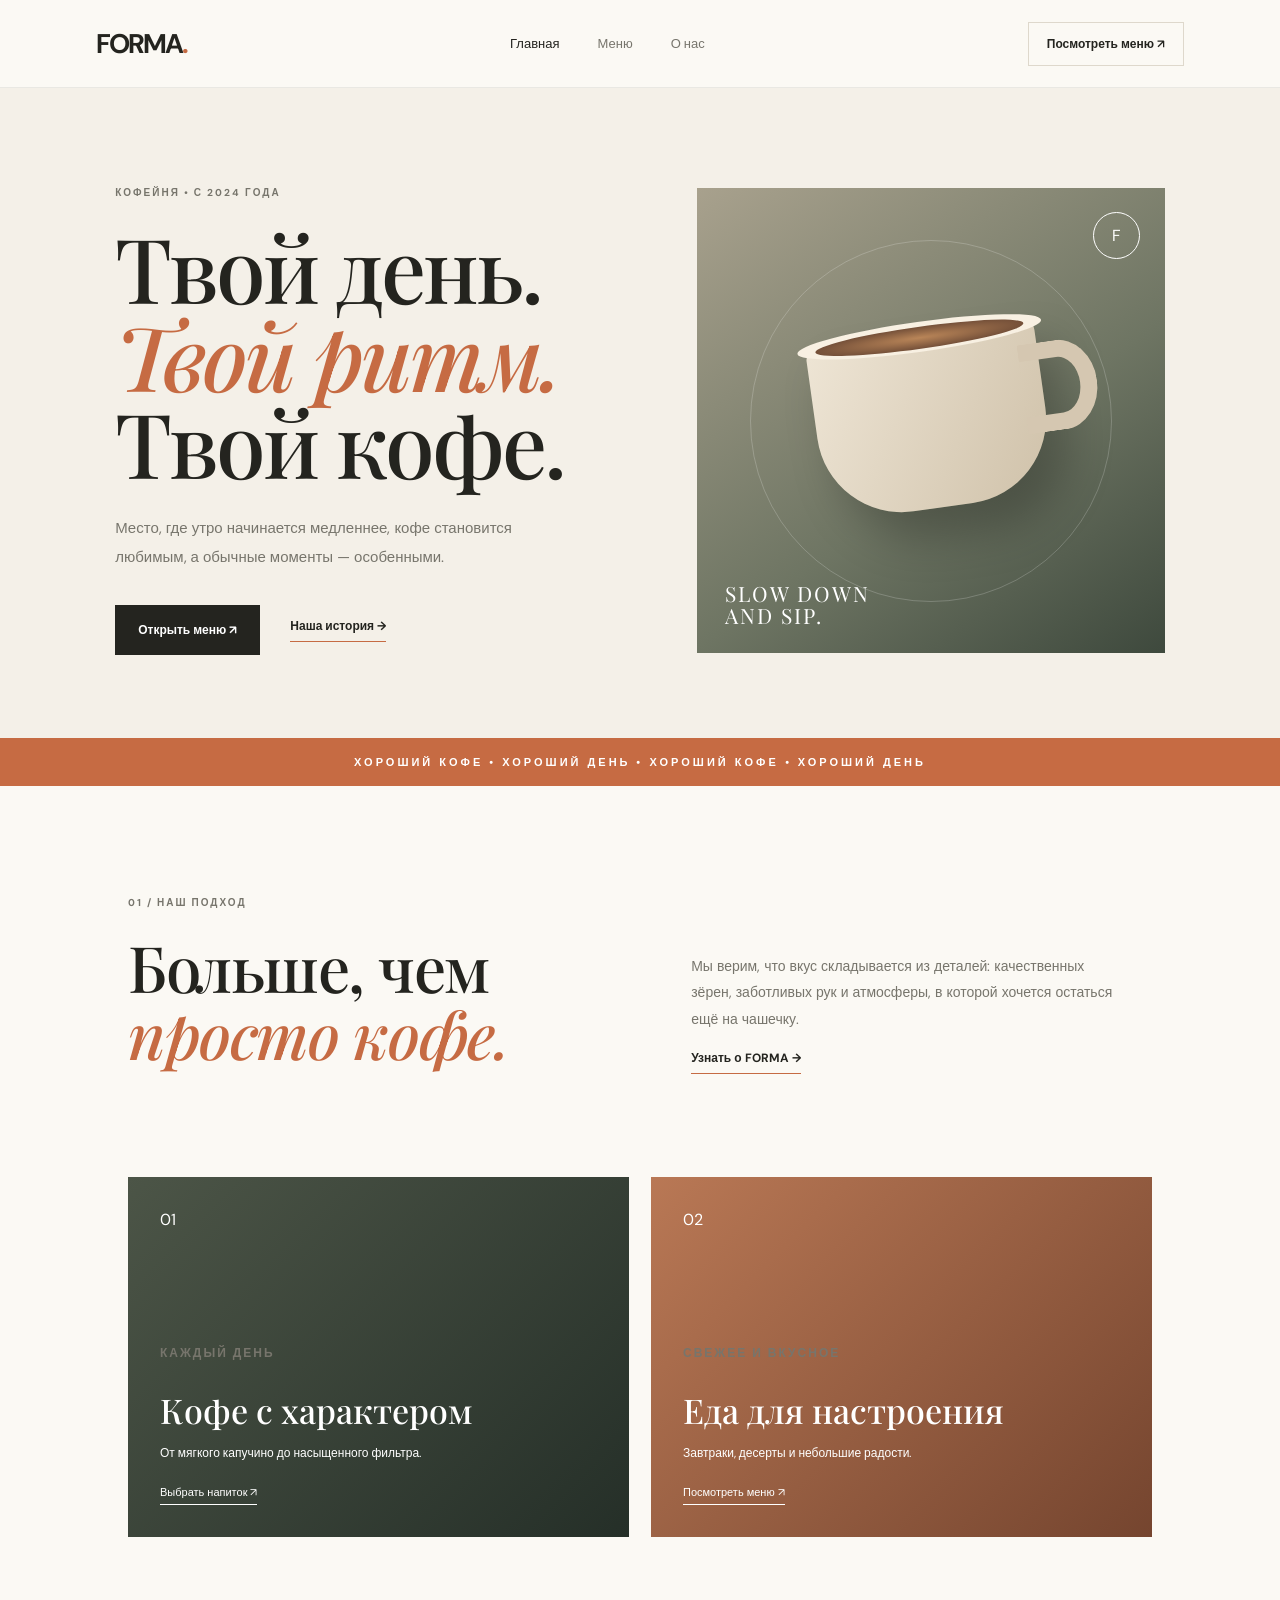
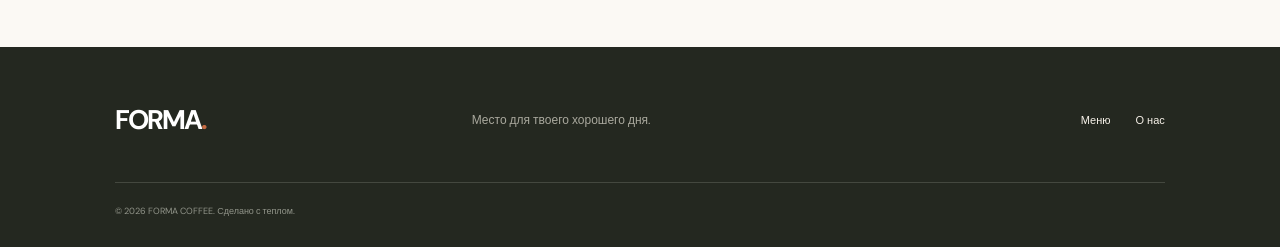
<file: index.html>
<!doctype html>
<html lang="ru">
  <head>
    <meta charset="UTF-8" />
    <meta name="viewport" content="width=device-width, initial-scale=1.0" />
    <title>FORMA — кофейня</title>
    <link rel="stylesheet" href="style.css" />
  </head>
  <body>
    <header class="header">
      <a class="logo" href="index.html">FORMA<span>.</span></a>

      <nav class="nav">
        <a class="nav__link nav__link--active" href="index.html">Главная</a>
        <a class="nav__link" href="menu.html">Меню</a>
        <a class="nav__link" href="about.html">О нас</a>
      </nav>

      <a class="header__button" href="menu.html">Посмотреть меню ↗</a>
    </header>

    <main>
      <section class="hero">
        <div class="hero__content">
          <p class="eyebrow">КОФЕЙНЯ • С 2024 ГОДА</p>

          <h1>
            Твой день.<br />
            <em>Твой ритм.</em><br />
            Твой кофе.
          </h1>

          <p class="hero__text">
            Место, где утро начинается медленнее, кофе становится любимым, а
            обычные моменты — особенными.
          </p>

          <div class="hero__actions">
            <a class="button button--dark" href="menu.html">Открыть меню ↗</a>
            <a class="text-link" href="about.html">Наша история →</a>
          </div>
        </div>

        <div class="hero__visual">
          <div class="hero__image">
            <div class="coffee-cup">
              <div class="coffee-cup__coffee"></div>
              <div class="coffee-cup__handle"></div>
            </div>

            <div class="image-label">SLOW DOWN<br />AND SIP.</div>
            <div class="image-stamp">F</div>
          </div>
        </div>
      </section>

      <section class="ticker">
        ХОРОШИЙ КОФЕ • ХОРОШИЙ ДЕНЬ • ХОРОШИЙ КОФЕ • ХОРОШИЙ ДЕНЬ
      </section>

      <section class="section intro">
        <div>
          <p class="eyebrow">01 / НАШ ПОДХОД</p>
          <h2>Больше, чем<br /><em>просто кофе.</em></h2>
        </div>

        <div class="intro__right">
          <p>
            Мы верим, что вкус складывается из деталей: качественных зёрен,
            заботливых рук и атмосферы, в которой хочется остаться ещё на
            чашечку.
          </p>
          <a class="text-link" href="about.html">Узнать о FORMA →</a>
        </div>
      </section>

      <section class="feature">
        <div class="feature__card feature__card--coffee">
          <span>01</span>
          <div>
            <p class="eyebrow">КАЖДЫЙ ДЕНЬ</p>
            <h3>Кофе с характером</h3>
            <p>От мягкого капучино до насыщенного фильтра.</p>
            <a href="menu.html">Выбрать напиток ↗</a>
          </div>
        </div>

        <div class="feature__card feature__card--food">
          <span>02</span>
          <div>
            <p class="eyebrow">СВЕЖЕЕ И ВКУСНОЕ</p>
            <h3>Еда для настроения</h3>
            <p>Завтраки, десерты и небольшие радости.</p>
            <a href="menu.html">Посмотреть меню ↗</a>
          </div>
        </div>
      </section>
    </main>

    <footer class="footer">
      <a class="logo logo--light" href="index.html">FORMA<span>.</span></a>
      <p>Место для твоего хорошего дня.</p>

      <div class="footer__links">
        <a href="menu.html">Меню</a>
        <a href="about.html">О нас</a>
      </div>

      <small>© 2026 FORMA COFFEE. Сделано с теплом.</small>
    </footer>
  </body>
</html>
</file>
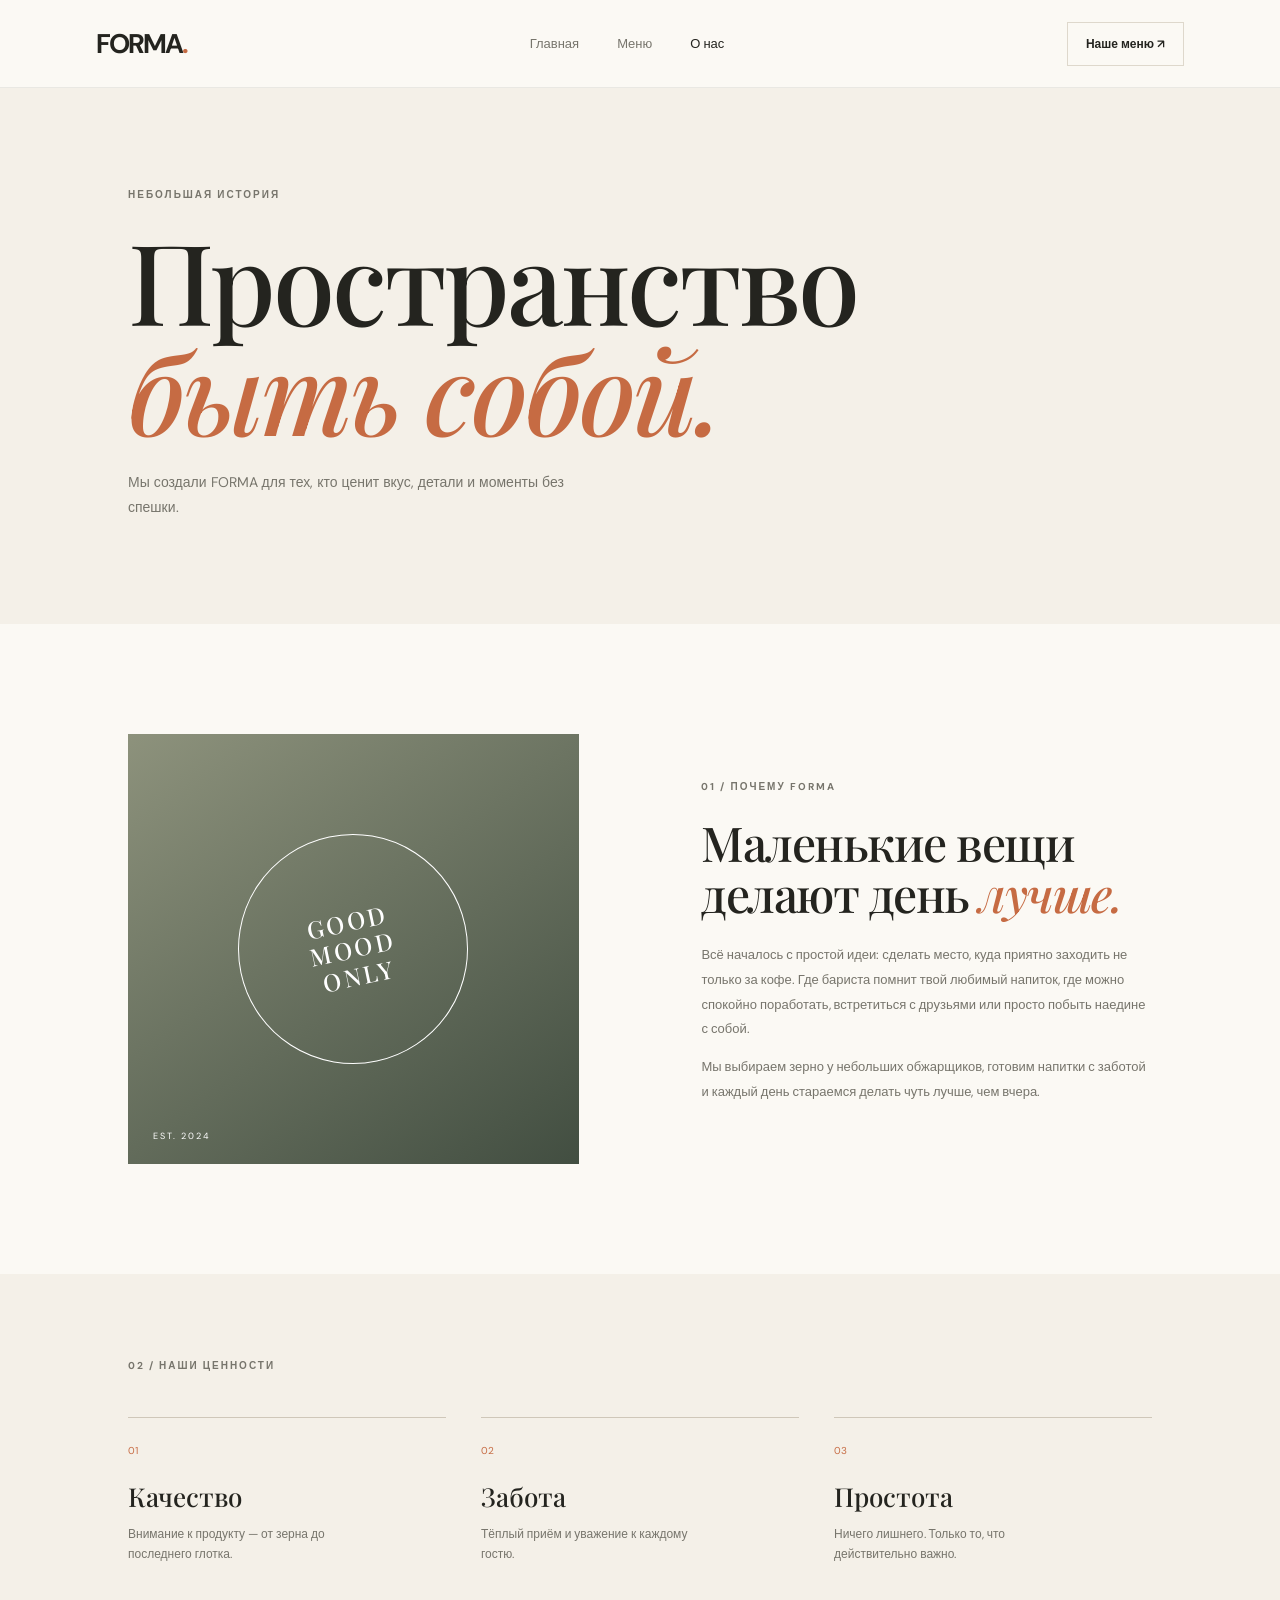
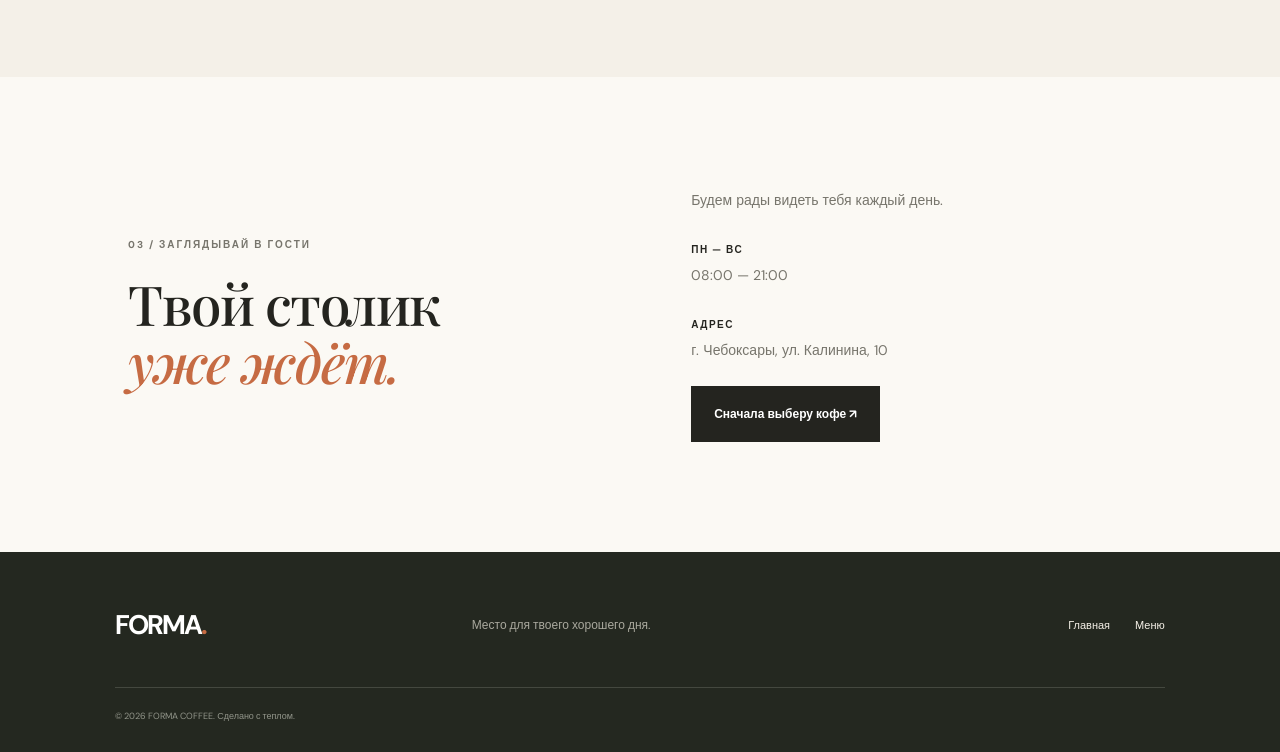
<file: about.html>
<!doctype html>
<html lang="ru">
  <head>
    <meta charset="UTF-8" />
    <meta name="viewport" content="width=device-width, initial-scale=1.0" />
    <title>О нас — FORMA</title>
    <link rel="stylesheet" href="style.css" />
  </head>
  <body>
    <header class="header">
      <a class="logo" href="index.html">FORMA<span>.</span></a>

      <nav class="nav">
        <a class="nav__link" href="index.html">Главная</a>
        <a class="nav__link" href="menu.html">Меню</a>
        <a class="nav__link nav__link--active" href="about.html">О нас</a>
      </nav>

      <a class="header__button" href="menu.html">Наше меню ↗</a>
    </header>

    <main>
      <section class="page-hero">
        <p class="eyebrow">НЕБОЛЬШАЯ ИСТОРИЯ</p>
        <h1>Пространство<br /><em>быть собой.</em></h1>
        <p>
          Мы создали FORMA для тех, кто ценит вкус, детали и моменты без спешки.
        </p>
      </section>

      <section class="about-story section">
        <div class="about-story__visual">
          <div class="about-circle">GOOD<br />MOOD<br />ONLY</div>
          <span>EST. 2024</span>
        </div>

        <div class="about-story__text">
          <p class="eyebrow">01 / ПОЧЕМУ FORMA</p>

          <h2>Маленькие вещи<br />делают день <em>лучше.</em></h2>

          <p>
            Всё началось с простой идеи: сделать место, куда приятно заходить не
            только за кофе. Где бариста помнит твой любимый напиток, где можно
            спокойно поработать, встретиться с друзьями или просто побыть
            наедине с собой.
          </p>

          <p>
            Мы выбираем зерно у небольших обжарщиков, готовим напитки с заботой
            и каждый день стараемся делать чуть лучше, чем вчера.
          </p>
        </div>
      </section>

      <section class="values">
        <p class="eyebrow">02 / НАШИ ЦЕННОСТИ</p>

        <div class="values__grid">
          <article>
            <span>01</span>
            <h3>Качество</h3>
            <p>Внимание к продукту — от зерна до последнего глотка.</p>
          </article>

          <article>
            <span>02</span>
            <h3>Забота</h3>
            <p>Тёплый приём и уважение к каждому гостю.</p>
          </article>

          <article>
            <span>03</span>
            <h3>Простота</h3>
            <p>Ничего лишнего. Только то, что действительно важно.</p>
          </article>
        </div>
      </section>

      <section class="visit section">
        <div>
          <p class="eyebrow">03 / ЗАГЛЯДЫВАЙ В ГОСТИ</p>
          <h2>Твой столик<br /><em>уже ждёт.</em></h2>
        </div>

        <div class="visit__details">
          <p>Будем рады видеть тебя каждый день.</p>

          <p>
            <strong>ПН — ВС</strong><br />
            08:00 — 21:00
          </p>

          <p>
            <strong>АДРЕС</strong><br />
            г. Чебоксары, ул. Калинина, 10
          </p>

          <a class="button button--dark" href="menu.html">
            Сначала выберу кофе ↗
          </a>
        </div>
      </section>
    </main>

    <footer class="footer">
      <a class="logo logo--light" href="index.html">FORMA<span>.</span></a>
      <p>Место для твоего хорошего дня.</p>

      <div class="footer__links">
        <a href="index.html">Главная</a>
        <a href="menu.html">Меню</a>
      </div>

      <small>© 2026 FORMA COFFEE. Сделано с теплом.</small>
    </footer>
  </body>
</html>
</file>
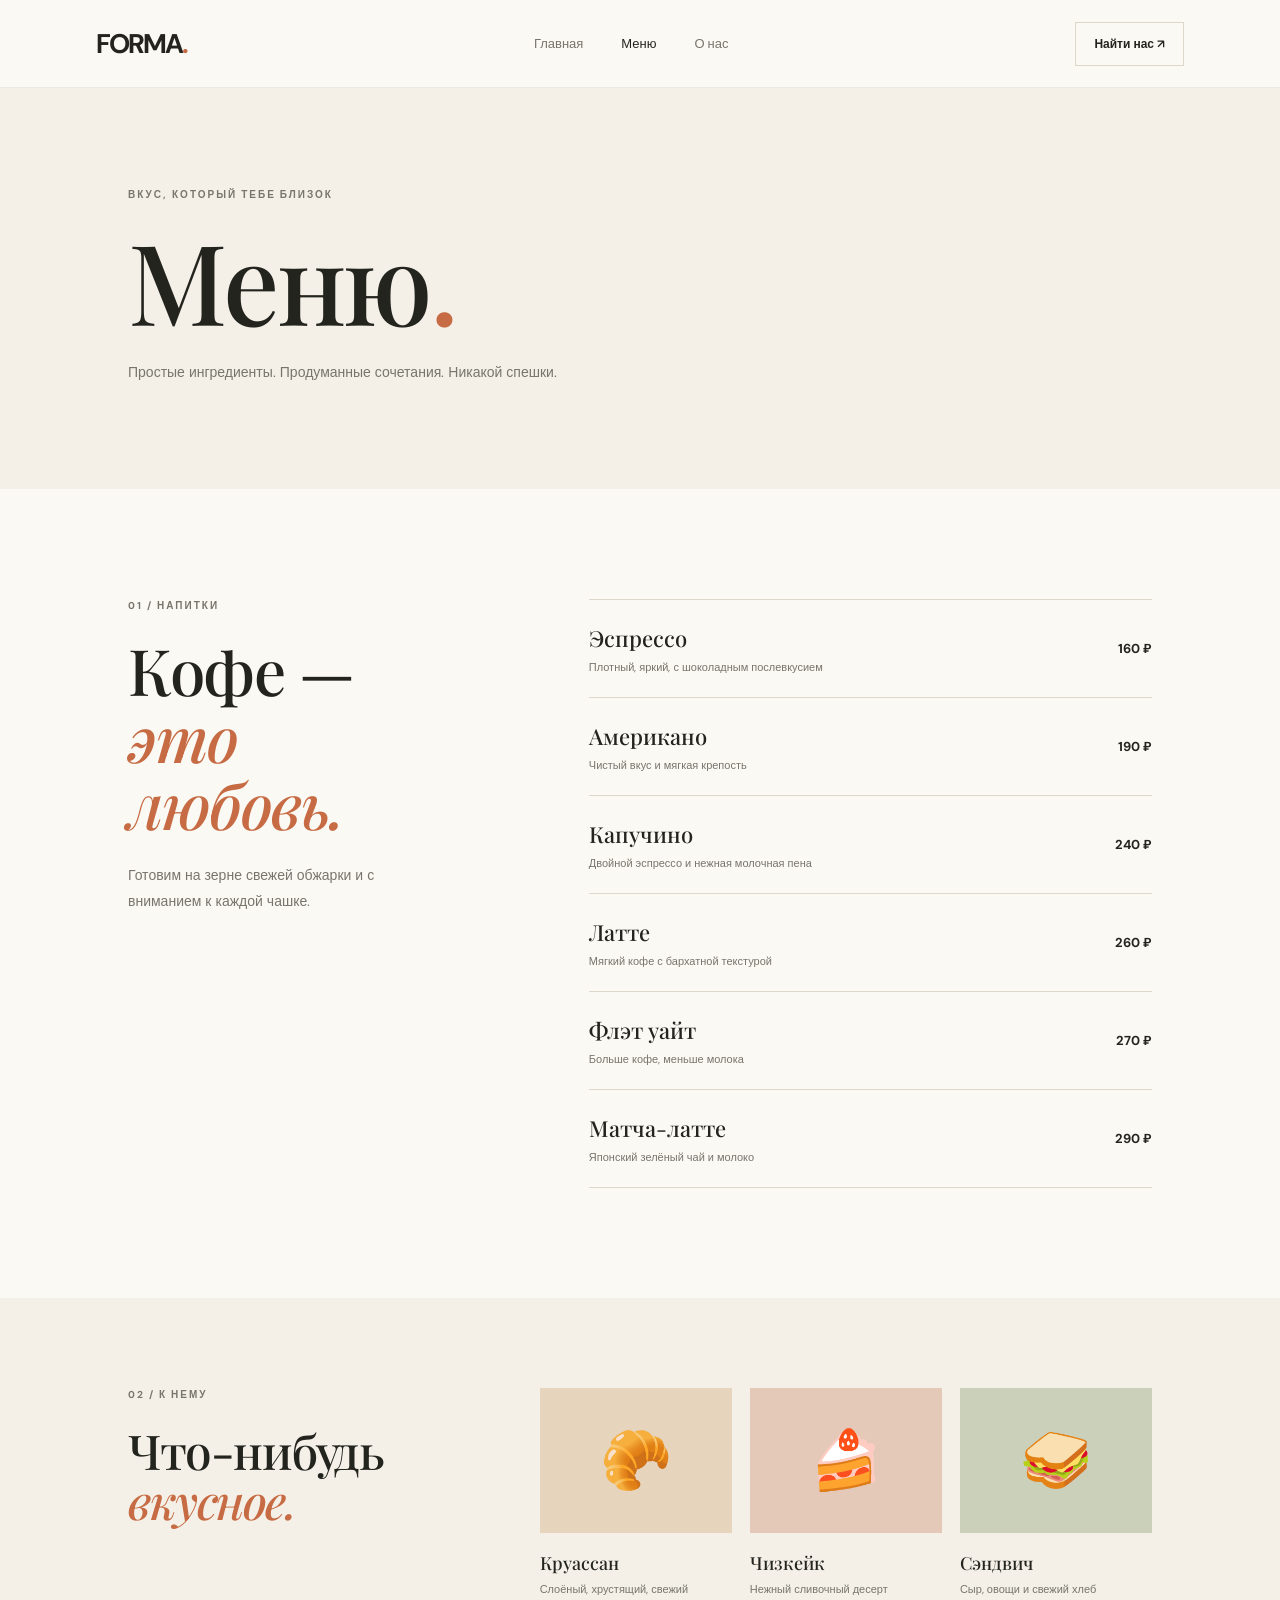
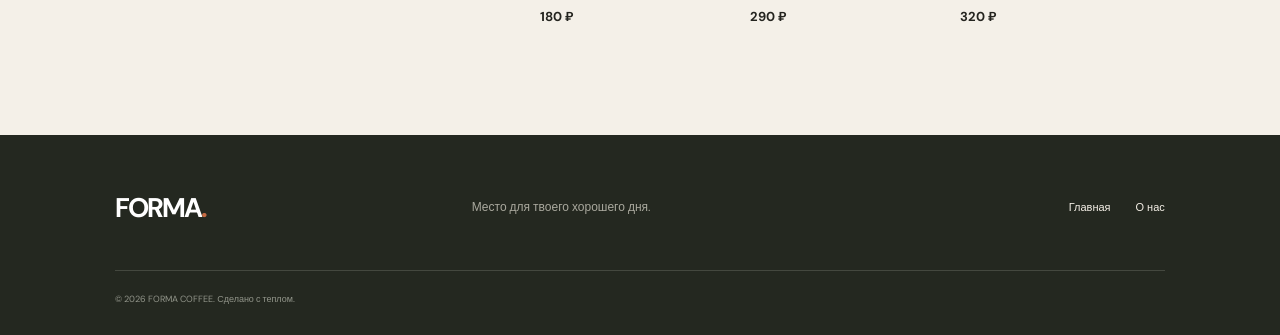
<file: menu.html>
<!doctype html>
<html lang="ru">
  <head>
    <meta charset="UTF-8" />
    <meta name="viewport" content="width=device-width, initial-scale=1.0" />
    <title>Меню — FORMA</title>
    <link rel="stylesheet" href="style.css" />
  </head>
  <body>
    <header class="header">
      <a class="logo" href="index.html">FORMA<span>.</span></a>

      <nav class="nav">
        <a class="nav__link" href="index.html">Главная</a>
        <a class="nav__link nav__link--active" href="menu.html">Меню</a>
        <a class="nav__link" href="about.html">О нас</a>
      </nav>

      <a class="header__button" href="about.html">Найти нас ↗</a>
    </header>

    <main>
      <section class="page-hero">
        <p class="eyebrow">ВКУС, КОТОРЫЙ ТЕБЕ БЛИЗОК</p>
        <h1>Меню<span>.</span></h1>
        <p>Простые ингредиенты. Продуманные сочетания. Никакой спешки.</p>
      </section>

      <section class="menu-layout section">
        <div class="menu-intro">
          <p class="eyebrow">01 / НАПИТКИ</p>
          <h2>Кофе —<br /><em>это любовь.</em></h2>
          <p>Готовим на зерне свежей обжарки и с вниманием к каждой чашке.</p>
        </div>

        <div class="menu-list">
          <article class="menu-item">
            <div>
              <h3>Эспрессо</h3>
              <p>Плотный, яркий, с шоколадным послевкусием</p>
            </div>
            <strong>160 ₽</strong>
          </article>

          <article class="menu-item">
            <div>
              <h3>Американо</h3>
              <p>Чистый вкус и мягкая крепость</p>
            </div>
            <strong>190 ₽</strong>
          </article>

          <article class="menu-item">
            <div>
              <h3>Капучино</h3>
              <p>Двойной эспрессо и нежная молочная пена</p>
            </div>
            <strong>240 ₽</strong>
          </article>

          <article class="menu-item">
            <div>
              <h3>Латте</h3>
              <p>Мягкий кофе с бархатной текстурой</p>
            </div>
            <strong>260 ₽</strong>
          </article>

          <article class="menu-item">
            <div>
              <h3>Флэт уайт</h3>
              <p>Больше кофе, меньше молока</p>
            </div>
            <strong>270 ₽</strong>
          </article>

          <article class="menu-item">
            <div>
              <h3>Матча-латте</h3>
              <p>Японский зелёный чай и молоко</p>
            </div>
            <strong>290 ₽</strong>
          </article>
        </div>
      </section>

      <section class="menu-food">
        <div>
          <p class="eyebrow">02 / К НЕМУ</p>
          <h2>Что-нибудь<br /><em>вкусное.</em></h2>
        </div>

        <div class="food-grid">
          <article class="food-card">
            <div class="food-card__visual">🥐</div>
            <h3>Круассан</h3>
            <p>Слоёный, хрустящий, свежий</p>
            <strong>180 ₽</strong>
          </article>

          <article class="food-card">
            <div class="food-card__visual">🍰</div>
            <h3>Чизкейк</h3>
            <p>Нежный сливочный десерт</p>
            <strong>290 ₽</strong>
          </article>

          <article class="food-card">
            <div class="food-card__visual">🥪</div>
            <h3>Сэндвич</h3>
            <p>Сыр, овощи и свежий хлеб</p>
            <strong>320 ₽</strong>
          </article>
        </div>
      </section>
    </main>

    <footer class="footer">
      <a class="logo logo--light" href="index.html">FORMA<span>.</span></a>
      <p>Место для твоего хорошего дня.</p>

      <div class="footer__links">
        <a href="index.html">Главная</a>
        <a href="about.html">О нас</a>
      </div>

      <small>© 2026 FORMA COFFEE. Сделано с теплом.</small>
    </footer>
  </body>
</html>
</file>
<file: style.css>
@import url("https://fonts.googleapis.com/css2?family=DM+Sans:wght@400;500;600;700&family=Playfair+Display:ital,wght@0,500;0,600;0,700;1,500;1,600&display=swap");

:root {
  --cream: #f4f0e8;
  --paper: #fbf9f4;
  --ink: #24241f;
  --muted: #77756c;
  --orange: #c66b43;
  --line: #ded8cc;
}

* {
  box-sizing: border-box;
}

html {
  scroll-behavior: smooth;
}

body {
  margin: 0;
  background: var(--paper);
  color: var(--ink);
  font-family: "DM Sans", Arial, sans-serif;
}

a {
  color: inherit;
  text-decoration: none;
}

.header {
  height: 88px;
  padding: 0 7.5%;
  display: flex;
  align-items: center;
  justify-content: space-between;
  background: var(--paper);
  border-bottom: 1px solid rgba(36, 36, 31, 0.08);
}

.logo {
  font-size: 27px;
  font-weight: 700;
  letter-spacing: -2px;
}

.logo span {
  color: var(--orange);
}

.nav {
  display: flex;
  gap: 38px;
}

.nav__link {
  font-size: 13px;
  color: var(--muted);
  transition: 0.2s;
}

.nav__link:hover,
.nav__link--active {
  color: var(--ink);
}

.header__button {
  font-size: 12px;
  font-weight: 600;
  border: 1px solid var(--line);
  padding: 13px 18px;
}

.hero {
  min-height: 650px;
  padding: 80px 9% 65px;
  display: grid;
  grid-template-columns: 1fr 0.92fr;
  gap: 7%;
  align-items: center;
  background: var(--cream);
}

.eyebrow {
  font-size: 10px;
  letter-spacing: 2px;
  font-weight: 700;
  color: var(--muted);
  margin: 0 0 24px;
}

h1,
h2,
h3,
p {
  margin-top: 0;
}

.hero h1,
.page-hero h1 {
  font-family: "Playfair Display", Georgia, serif;
  font-size: clamp(58px, 7vw, 98px);
  line-height: 0.98;
  letter-spacing: -3px;
  font-weight: 500;
  margin: 0 0 28px;
}

h1 em,
h2 em {
  font-weight: 500;
  color: var(--orange);
}

.hero__text {
  max-width: 420px;
  color: var(--muted);
  font-size: 15px;
  line-height: 1.9;
}

.hero__actions {
  display: flex;
  align-items: center;
  gap: 30px;
  margin-top: 34px;
}

.button {
  display: inline-block;
  padding: 17px 23px;
  font-size: 12px;
  font-weight: 700;
  transition: 0.2s;
}

.button--dark {
  background: var(--ink);
  color: white;
}

.button--dark:hover {
  background: var(--orange);
  transform: translateY(-2px);
}

.text-link {
  font-size: 12px;
  font-weight: 700;
  border-bottom: 1px solid var(--orange);
  padding-bottom: 7px;
}

.hero__visual {
  position: relative;
  max-width: 510px;
  width: 100%;
  justify-self: end;
}

.hero__image {
  height: 465px;
  background: linear-gradient(145deg, #a8a18d, #6e7563 58%, #3e493d);
  position: relative;
  overflow: hidden;
  display: flex;
  align-items: center;
  justify-content: center;
}

.hero__image:before {
  content: "";
  position: absolute;
  width: 360px;
  height: 360px;
  border: 1px solid rgba(255, 255, 255, 0.2);
  border-radius: 50%;
}

.coffee-cup {
  width: 230px;
  height: 175px;
  background: linear-gradient(120deg, #eee5d5, #cfc1a9);
  border-radius: 12px 12px 85px 85px;
  position: relative;
  box-shadow: 18px 28px 45px rgba(0, 0, 0, 0.25);
  transform: rotate(-8deg);
  z-index: 1;
}

.coffee-cup:before {
  content: "";
  position: absolute;
  left: -8px;
  right: -8px;
  top: -12px;
  height: 30px;
  background: #f8f0e2;
  border-radius: 50%;
}

.coffee-cup__coffee {
  position: absolute;
  top: -7px;
  left: 10px;
  right: 10px;
  height: 22px;
  border-radius: 50%;
  background: radial-gradient(ellipse, #b98558, #583a2c);
}

.coffee-cup__handle {
  position: absolute;
  width: 75px;
  height: 90px;
  border: 17px solid #d5c7b1;
  border-left: 0;
  border-radius: 0 50% 50% 0;
  right: -55px;
  top: 25px;
}

.image-label {
  position: absolute;
  bottom: 27px;
  left: 28px;
  color: white;
  font-family: "Playfair Display", serif;
  font-size: 21px;
  line-height: 1.05;
  letter-spacing: 2px;
}

.image-stamp {
  position: absolute;
  right: 25px;
  top: 24px;
  color: white;
  border: 1px solid white;
  border-radius: 50%;
  width: 47px;
  height: 47px;
  text-align: center;
  padding-top: 12px;
}

.ticker {
  background: var(--orange);
  color: white;
  padding: 17px 0;
  text-align: center;
  font-size: 11px;
  letter-spacing: 3px;
  font-weight: 700;
}

.section {
  padding: 110px 10%;
}

.intro {
  display: grid;
  grid-template-columns: 1fr 1fr;
  gap: 10%;
  align-items: end;
}

.intro h2,
.menu-intro h2,
.about-story h2,
.visit h2,
.menu-food h2 {
  font-family: "Playfair Display", serif;
  font-size: clamp(42px, 5vw, 64px);
  line-height: 1.05;
  font-weight: 500;
  letter-spacing: -1.5px;
  margin: 0;
}

.intro__right {
  max-width: 430px;
}

.intro__right p,
.menu-intro > p:last-child,
.about-story__text > p:not(.eyebrow),
.visit__details {
  font-size: 14px;
  line-height: 1.9;
  color: var(--muted);
}

.feature {
  padding: 0 10% 110px;
  display: grid;
  grid-template-columns: 1fr 1fr;
  gap: 22px;
}

.feature__card {
  min-height: 360px;
  padding: 32px;
  display: flex;
  flex-direction: column;
  justify-content: space-between;
  position: relative;
  overflow: hidden;
  color: white;
}

.feature__card--coffee {
  background: linear-gradient(135deg, #4c5547, #252f28);
}

.feature__card--food {
  background: linear-gradient(135deg, #b97855, #75452f);
}

.feature__card h3 {
  font:
    500 34px "Playfair Display",
    serif;
  margin-bottom: 10px;
}

.feature__card p {
  font-size: 12px;
  line-height: 1.7;
}

.feature__card a {
  font-size: 11px;
  border-bottom: 1px solid white;
  padding-bottom: 5px;
  display: inline-block;
  margin-top: 10px;
}

.footer {
  background: #242820;
  color: #f5f0e7;
  padding: 55px 9% 30px;
  display: grid;
  grid-template-columns: 1fr 1fr 1fr;
  align-items: center;
  gap: 20px;
}

.logo--light {
  color: white;
}

.footer > p {
  font-size: 12px;
  color: #aaa99e;
  margin: 0;
}

.footer__links {
  display: flex;
  justify-content: flex-end;
  gap: 25px;
  font-size: 11px;
}

.footer small {
  grid-column: 1 / -1;
  border-top: 1px solid #44483f;
  padding-top: 22px;
  margin-top: 25px;
  color: #92958a;
  font-size: 9px;
}

/* СТРАНИЦА МЕНЮ */

.page-hero {
  padding: 100px 10% 90px;
  background: var(--cream);
}

.page-hero h1 {
  font-size: clamp(68px, 9vw, 112px);
  margin-bottom: 25px;
}

.page-hero h1 span {
  color: var(--orange);
}

.page-hero > p:last-child {
  max-width: 440px;
  color: var(--muted);
  line-height: 1.8;
  font-size: 14px;
}

.menu-layout {
  display: grid;
  grid-template-columns: 0.75fr 1.25fr;
  gap: 12%;
}

.menu-intro > p:last-child {
  max-width: 280px;
  margin-top: 24px;
}

.menu-list {
  border-top: 1px solid var(--line);
}

.menu-item {
  display: flex;
  justify-content: space-between;
  gap: 20px;
  padding: 23px 0;
  border-bottom: 1px solid var(--line);
  align-items: center;
}

.menu-item h3,
.food-card h3 {
  font:
    500 22px "Playfair Display",
    serif;
  margin-bottom: 7px;
}

.menu-item p,
.food-card p {
  font-size: 11px;
  color: var(--muted);
  margin: 0;
}

.menu-item strong,
.food-card strong {
  font-size: 13px;
  white-space: nowrap;
}

.menu-food {
  background: var(--cream);
  padding: 90px 10% 110px;
  display: grid;
  grid-template-columns: 0.7fr 1.3fr;
  gap: 8%;
}

.menu-food h2 {
  font-size: 48px;
}

.food-grid {
  display: grid;
  grid-template-columns: repeat(3, 1fr);
  gap: 18px;
}

.food-card__visual {
  height: 145px;
  display: grid;
  place-items: center;
  font-size: 58px;
  margin-bottom: 18px;
  background: #e6d4bd;
}

.food-card:nth-child(2) .food-card__visual {
  background: #e4c8b8;
}

.food-card:nth-child(3) .food-card__visual {
  background: #cbd0bb;
}

.food-card h3 {
  font-size: 18px;
}

.food-card strong {
  display: block;
  margin-top: 12px;
}

/* СТРАНИЦА О НАС */

.about-story {
  display: grid;
  grid-template-columns: 1fr 1fr;
  gap: 12%;
  align-items: center;
}

.about-story__visual {
  height: 430px;
  background: linear-gradient(145deg, #8d927c, #424e41);
  display: grid;
  place-items: center;
  position: relative;
  color: white;
}

.about-circle {
  width: 230px;
  height: 230px;
  border: 1px solid white;
  border-radius: 50%;
  display: grid;
  place-content: center;
  text-align: center;
  font:
    500 24px/1.15 "Playfair Display",
    serif;
  letter-spacing: 3px;
  transform: rotate(-12deg);
}

.about-story__visual > span {
  position: absolute;
  bottom: 22px;
  left: 25px;
  font-size: 9px;
  letter-spacing: 2px;
}

.about-story h2 {
  font-size: 48px;
  margin-bottom: 25px;
}

.about-story__text > p:not(.eyebrow) {
  font-size: 13px;
}

.values {
  background: var(--cream);
  padding: 85px 10% 100px;
}

.values__grid {
  display: grid;
  grid-template-columns: repeat(3, 1fr);
  gap: 35px;
  margin-top: 45px;
}

.values__grid article {
  border-top: 1px solid #cfc7b9;
  padding-top: 20px;
}

.values__grid span {
  font-size: 10px;
  color: var(--orange);
}

.values__grid h3 {
  font:
    500 26px "Playfair Display",
    serif;
  margin: 20px 0 10px;
}

.values__grid p {
  font-size: 12px;
  line-height: 1.7;
  color: var(--muted);
  max-width: 240px;
}

.visit {
  display: grid;
  grid-template-columns: 1fr 1fr;
  gap: 10%;
  align-items: center;
}

.visit h2 {
  font-size: 55px;
}

.visit__details p {
  margin-bottom: 22px;
}

.visit__details strong {
  font-size: 10px;
  letter-spacing: 1.5px;
  color: var(--ink);
}

/* АДАПТАЦИЯ ДЛЯ ПЛАНШЕТОВ */

@media (max-width: 800px) {
  .header {
    height: auto;
    min-height: 75px;
    padding: 18px 5%;
    flex-wrap: wrap;
    gap: 16px;
  }

  .nav {
    order: 3;
    width: 100%;
    justify-content: center;
    gap: 28px;
  }

  .hero {
    grid-template-columns: 1fr;
    padding: 65px 7%;
    gap: 50px;
  }

  .hero__visual {
    justify-self: center;
    max-width: 440px;
  }

  .hero__image {
    height: 390px;
  }

  .intro,
  .menu-layout,
  .about-story,
  .visit {
    grid-template-columns: 1fr;
    gap: 40px;
  }

  .section {
    padding: 75px 7%;
  }

  .feature {
    padding: 0 7% 75px;
    grid-template-columns: 1fr;
  }

  .menu-food {
    padding: 75px 7%;
    grid-template-columns: 1fr;
    gap: 35px;
  }

  .page-hero {
    padding: 75px 7%;
  }

  .values {
    padding: 70px 7%;
  }

  .footer {
    padding: 45px 7% 25px;
    grid-template-columns: 1fr 1fr;
  }
}

/* АДАПТАЦИЯ ДЛЯ ТЕЛЕФОНОВ */

@media (max-width: 480px) {
  .logo {
    font-size: 24px;
  }

  .nav {
    gap: 23px;
  }

  .nav__link {
    font-size: 11px;
  }

  .hero h1 {
    font-size: 61px;
  }

  .hero__image {
    height: 330px;
  }

  .coffee-cup {
    transform: scale(0.8) rotate(-8deg);
  }

  .hero__actions {
    gap: 20px;
  }

  .food-grid {
    grid-template-columns: 1fr;
    gap: 30px;
  }

  .food-card__visual {
    height: 170px;
  }

  .values__grid {
    grid-template-columns: 1fr;
    gap: 20px;
  }

  .about-story__visual {
    height: 330px;
  }

  .about-story h2 {
    font-size: 40px;
  }

  .visit h2 {
    font-size: 46px;
  }

  .footer {
    grid-template-columns: 1fr;
  }

  .footer__links {
    justify-content: flex-start;
  }

  .footer small {
    grid-column: auto;
  }
}
</file>
